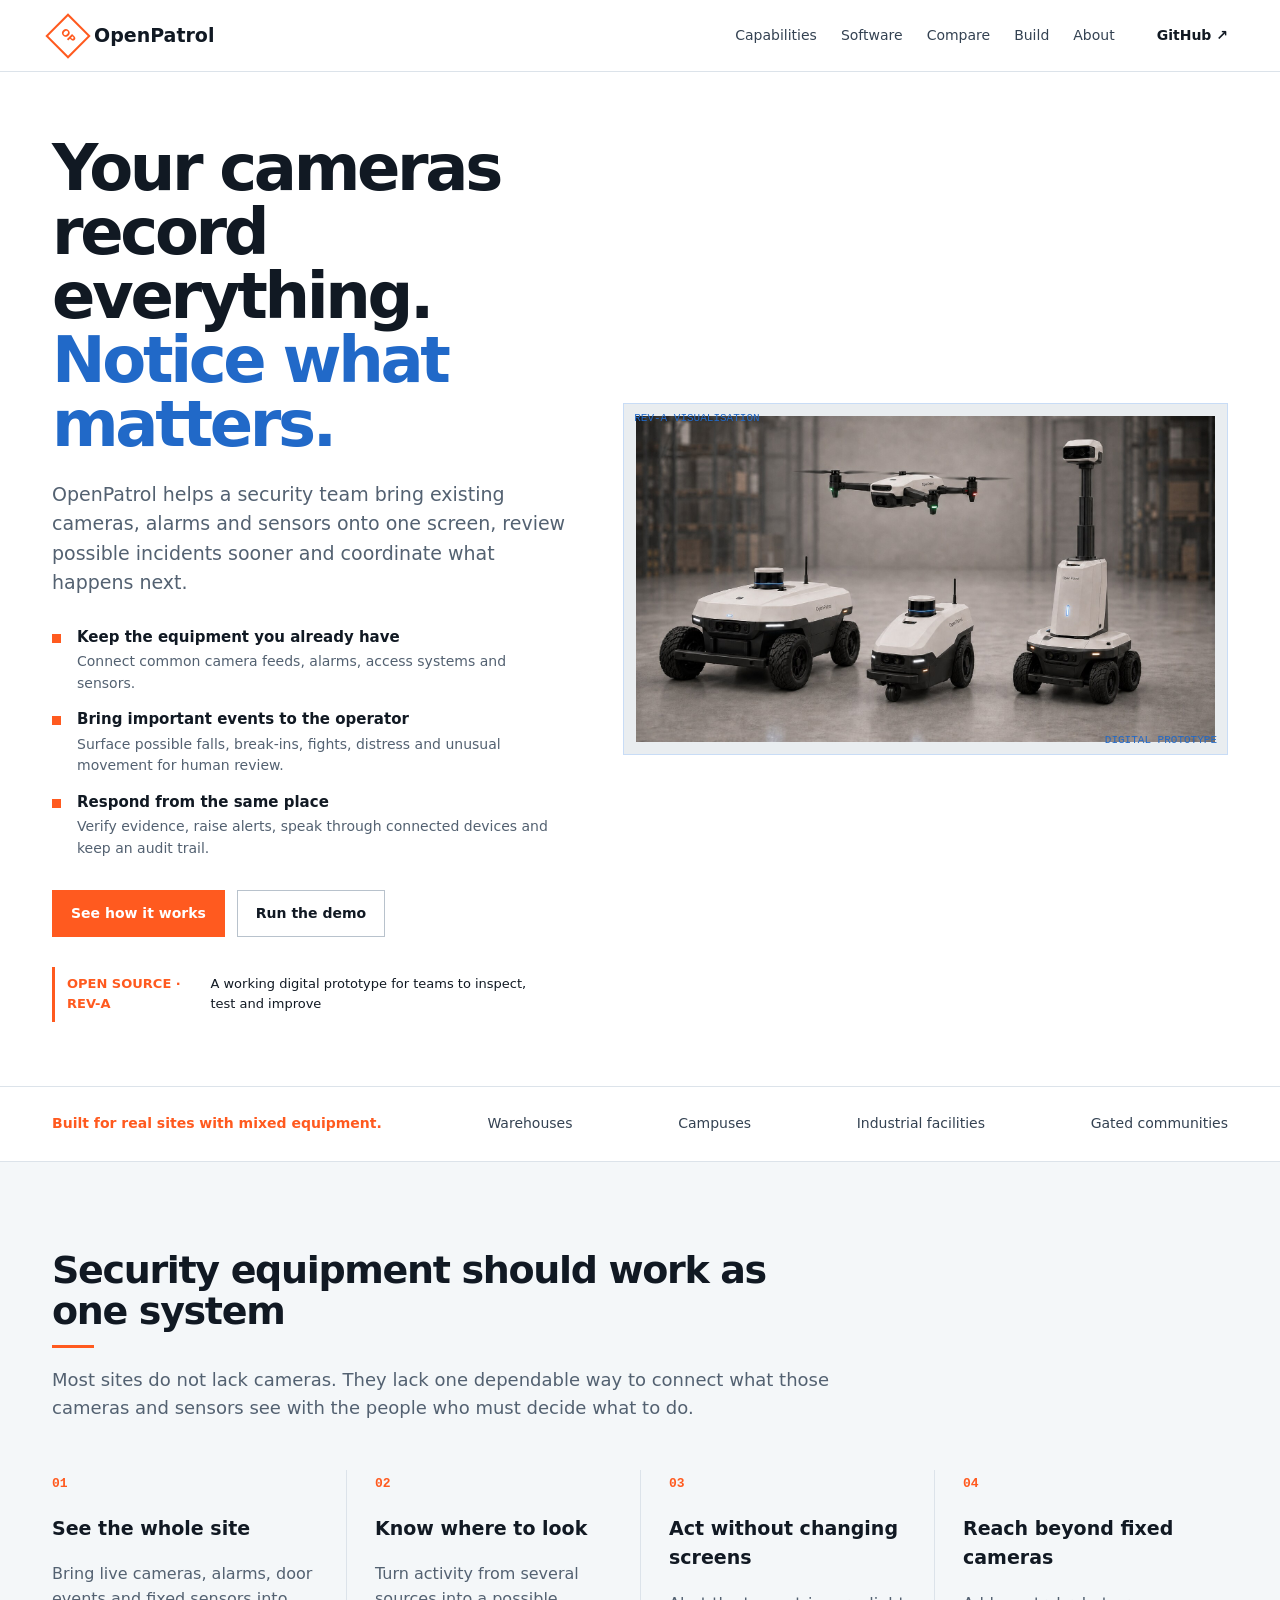
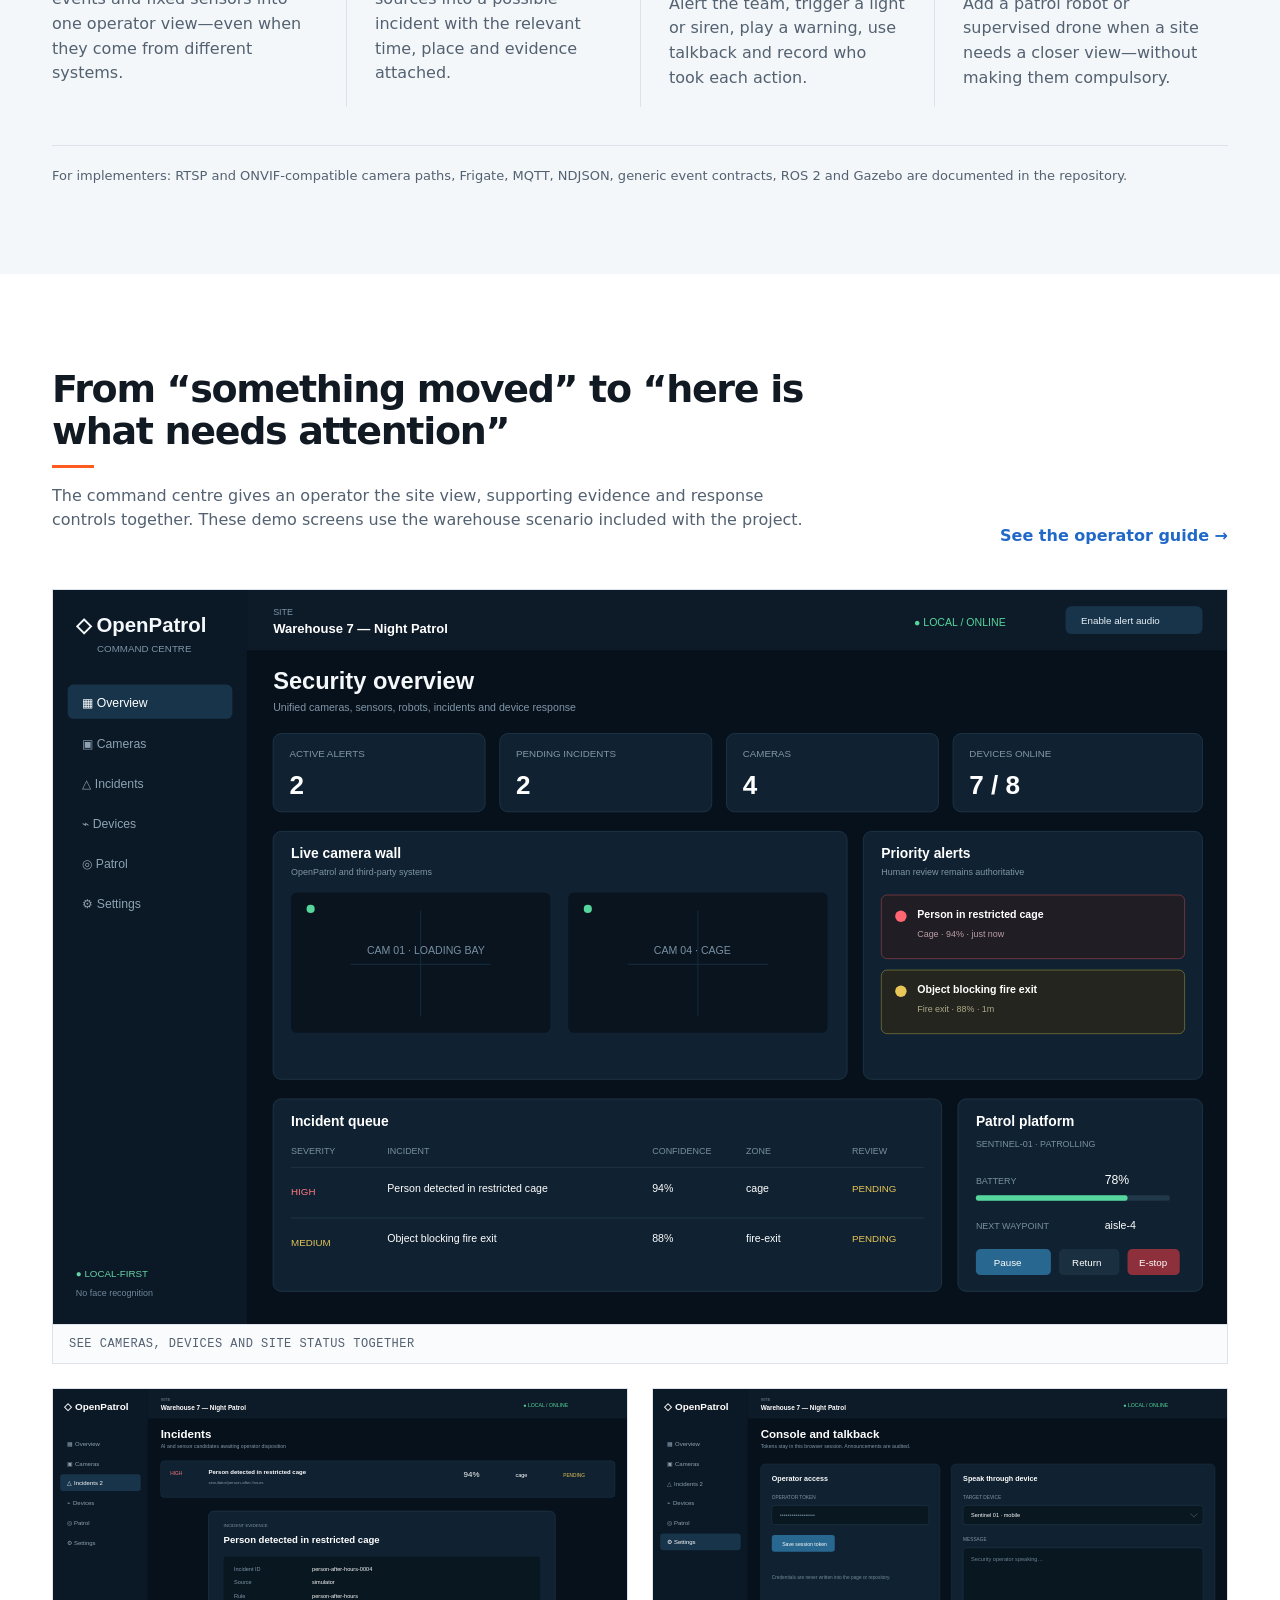
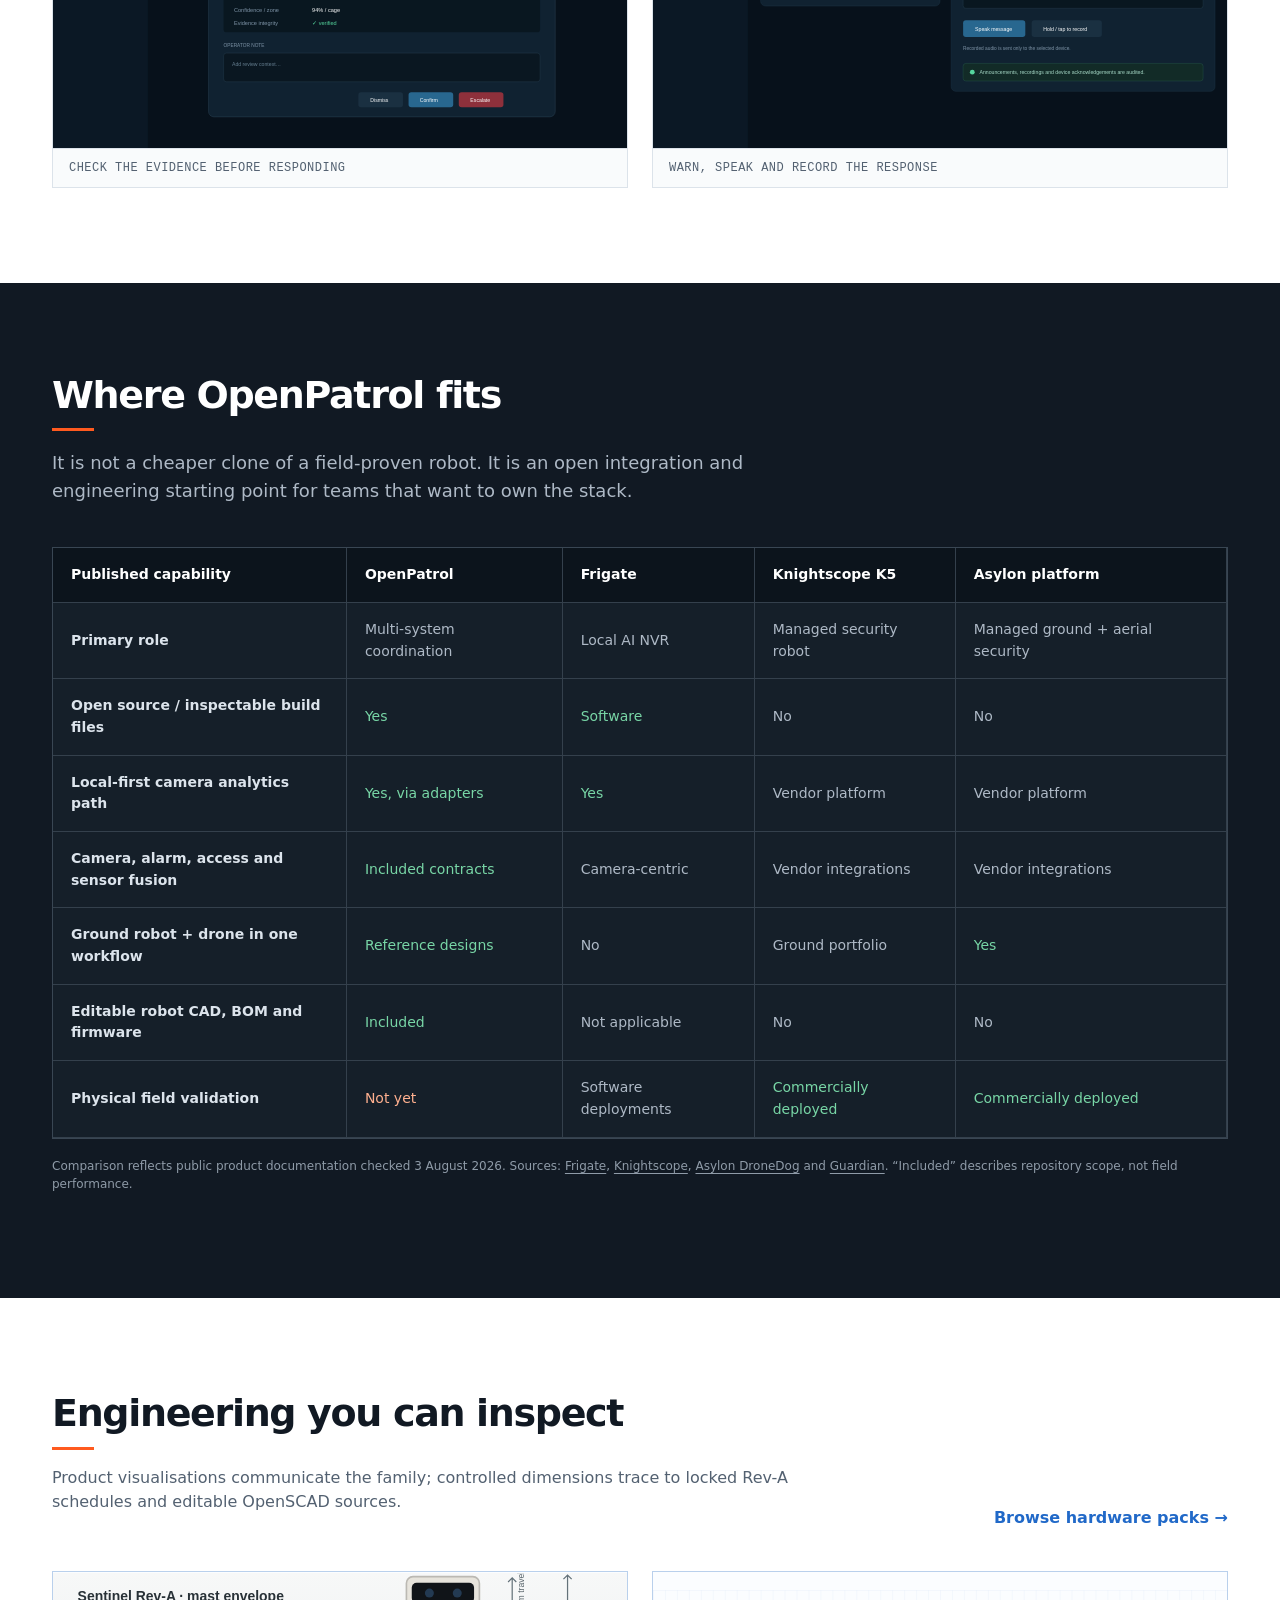
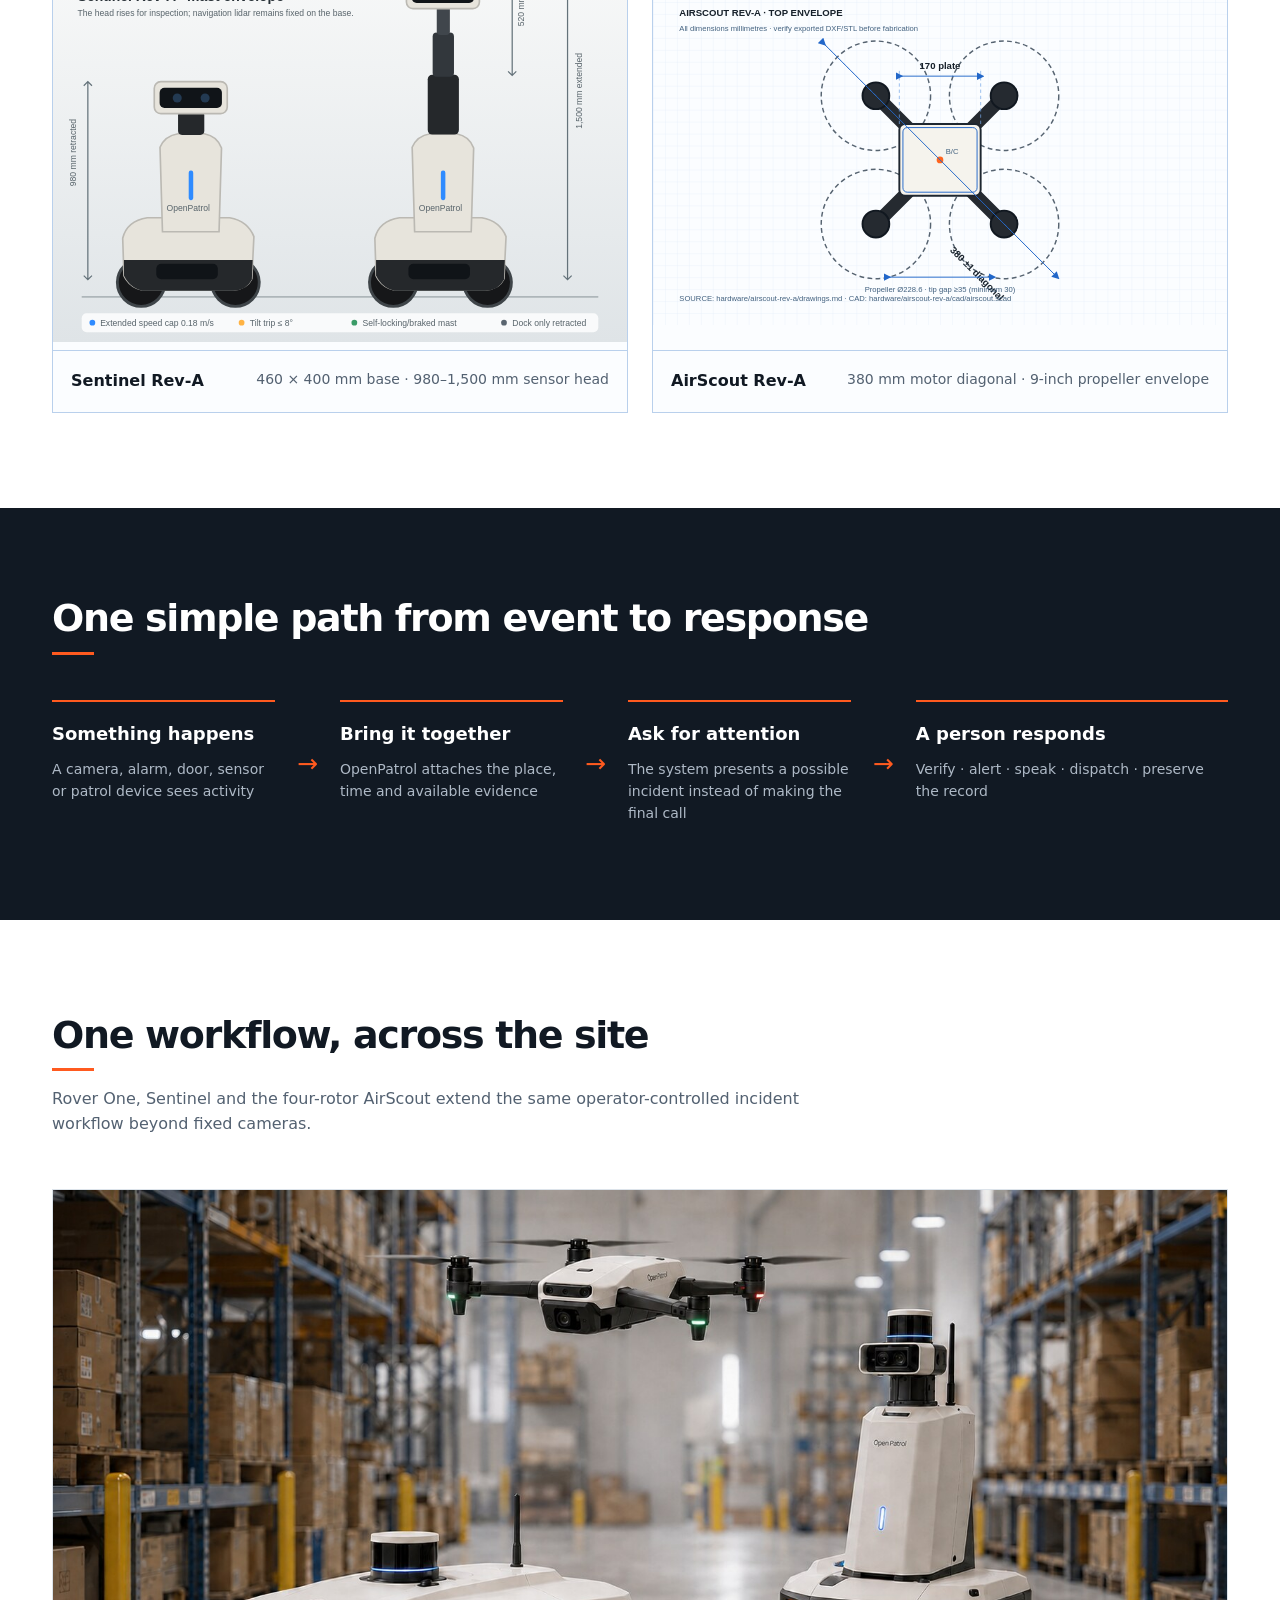
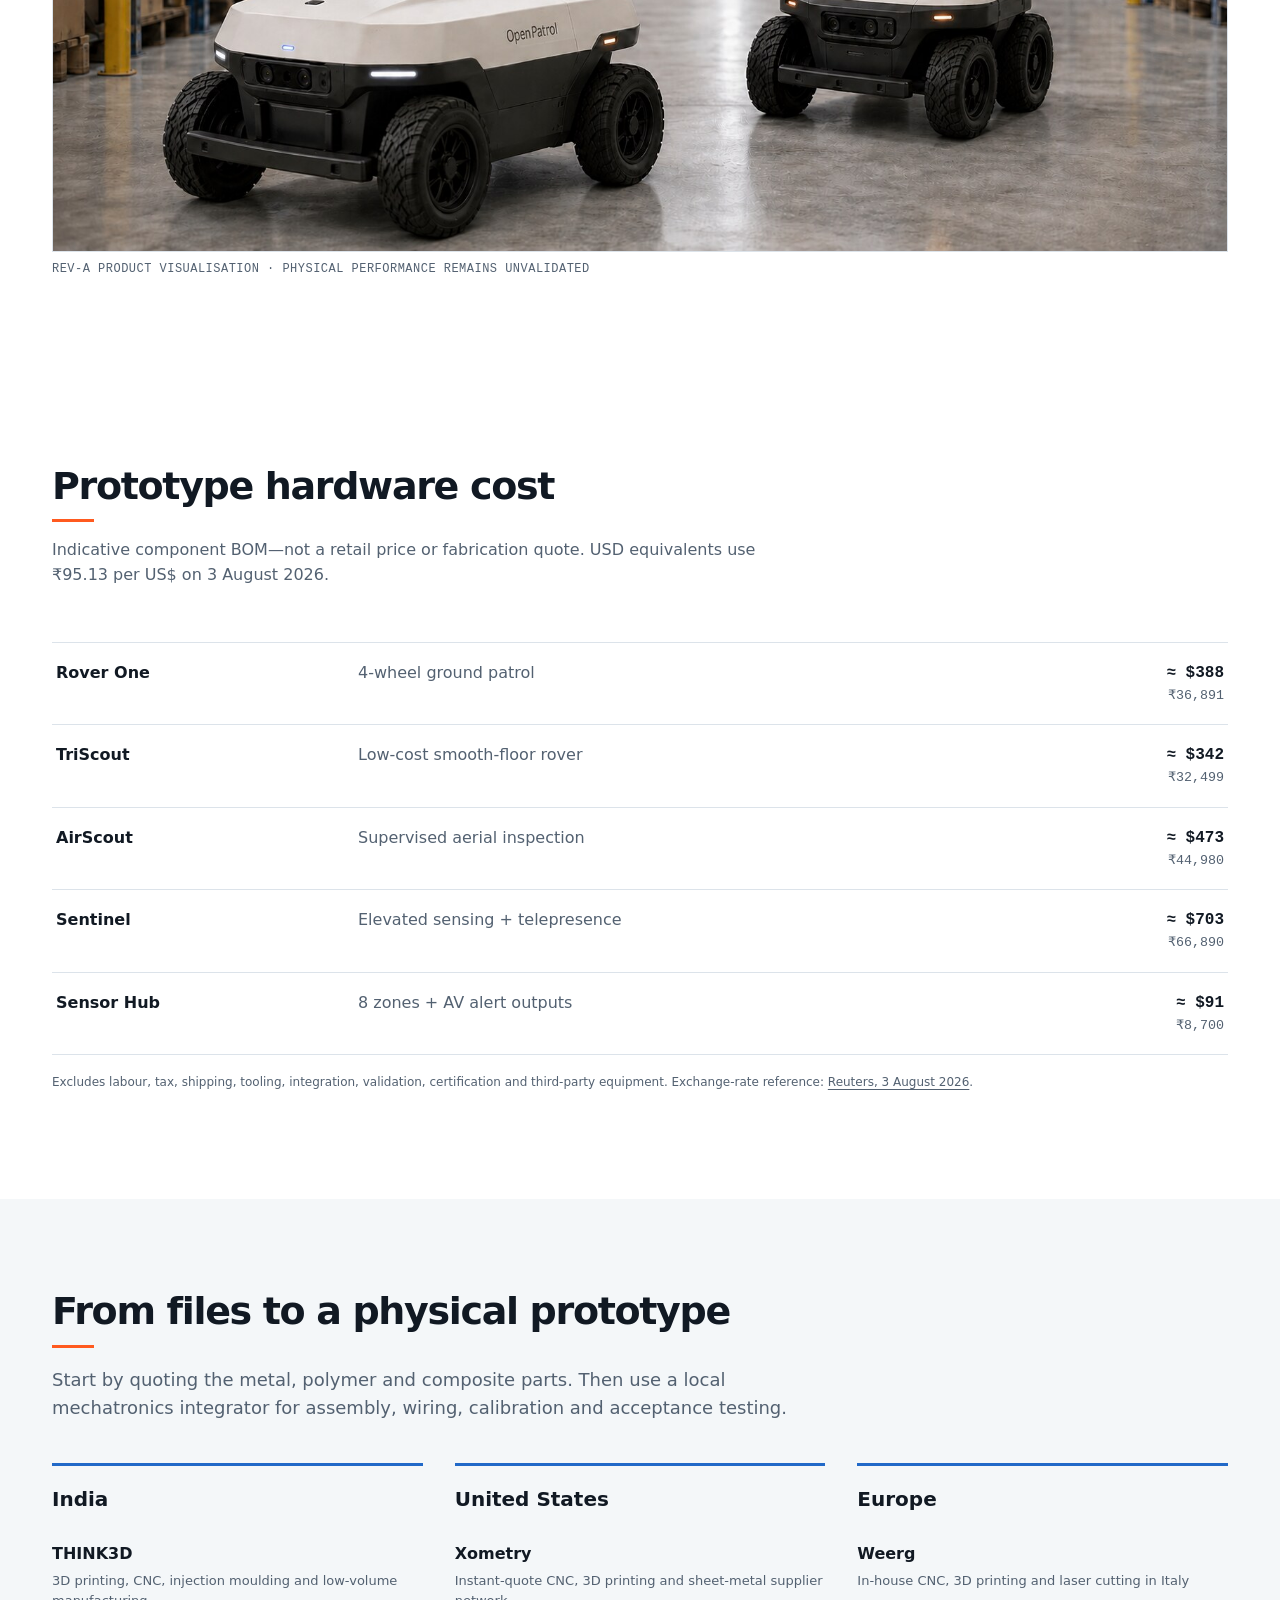
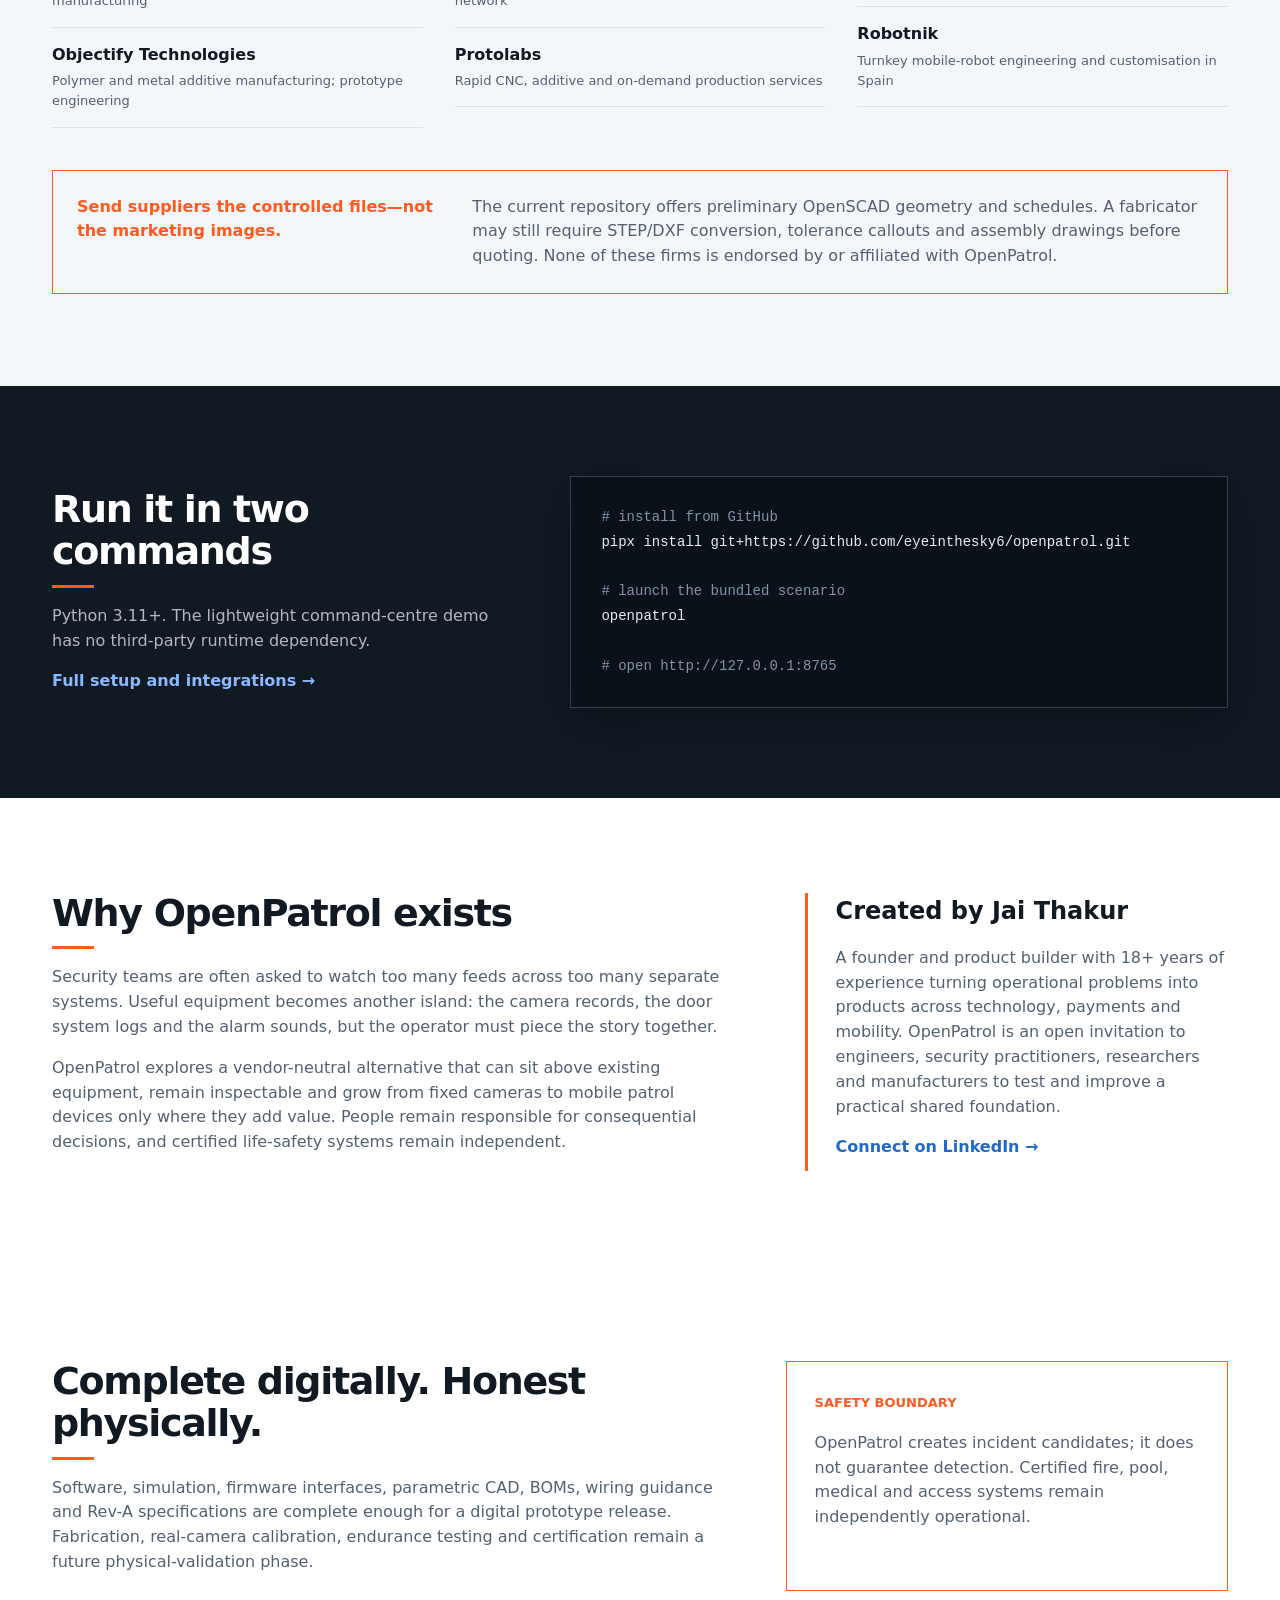
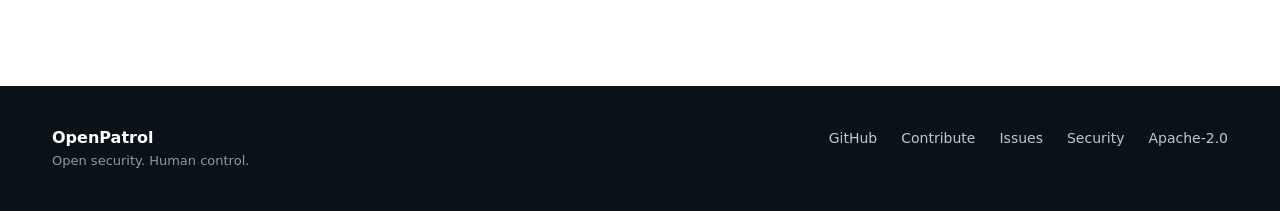
<file: site/index.html>
<!doctype html>
<html lang="en">
<head>
  <meta charset="utf-8">
  <meta name="viewport" content="width=device-width,initial-scale=1">
  <meta name="theme-color" content="#111923">
  <meta name="description" content="Use the cameras and security equipment you already have to spot possible incidents sooner, verify what happened and coordinate a response from one open-source command centre.">
  <meta name="keywords" content="open source security platform, security camera monitoring software, incident detection, physical security command center, existing CCTV integration, patrol robot, security drone, local video surveillance">
  <meta name="author" content="Jai Thakur">
  <link rel="canonical" href="https://eyeinthesky6.github.io/openpatrol/">
  <meta property="og:type" content="website">
  <meta property="og:url" content="https://eyeinthesky6.github.io/openpatrol/">
  <meta property="og:title" content="OpenPatrol — Make your existing security systems work together">
  <meta property="og:description" content="Spot possible incidents sooner, verify what happened and coordinate a response from one open-source command centre.">
  <meta property="og:image" content="https://eyeinthesky6.github.io/openpatrol/assets/openpatrol-family-hero.jpg">
  <meta name="twitter:card" content="summary_large_image">
  <meta name="twitter:title" content="OpenPatrol — One open command centre for site security">
  <meta name="twitter:description" content="Connect existing cameras, alarms and sensors. Review possible incidents and respond from one operator screen.">
  <meta name="twitter:image" content="https://eyeinthesky6.github.io/openpatrol/assets/openpatrol-family-hero.jpg">
  <title>OpenPatrol | Open-source security monitoring and incident response</title>
  <link rel="stylesheet" href="styles.css">
  <script type="application/ld+json">
  {"@context":"https://schema.org","@type":"SoftwareSourceCode","name":"OpenPatrol","description":"An open-source security platform that connects existing cameras, alarms and sensors so operators can review possible incidents and coordinate a response from one command centre.","codeRepository":"https://github.com/eyeinthesky6/openpatrol","url":"https://eyeinthesky6.github.io/openpatrol/","license":"https://www.apache.org/licenses/LICENSE-2.0","programmingLanguage":["Python","JavaScript","OpenSCAD"],"author":{"@type":"Person","name":"Jai Thakur","url":"https://www.linkedin.com/in/jaithakur/"},"applicationCategory":"SecurityApplication","operatingSystem":"Linux, macOS, Windows via Python 3.11+"}
  </script>
</head>
<body>
  <header class="nav"><a class="brand" href="#top"><span class="mark">OP</span>OpenPatrol</a><nav><a href="#capabilities">Capabilities</a><a href="#command-centre">Software</a><a href="#compare">Compare</a><a href="#engineering">Build</a><a href="#about">About</a></nav><a class="nav-github" href="https://github.com/eyeinthesky6/openpatrol">GitHub ↗</a></header>
  <main id="top">
    <section class="hero wrap">
      <div class="hero-copy"><h1>Your cameras record everything. <span>Notice what matters.</span></h1><p>OpenPatrol helps a security team bring existing cameras, alarms and sensors onto one screen, review possible incidents sooner and coordinate what happens next.</p><ul class="hero-points"><li><strong>Keep the equipment you already have</strong><span>Connect common camera feeds, alarms, access systems and sensors.</span></li><li><strong>Bring important events to the operator</strong><span>Surface possible falls, break-ins, fights, distress and unusual movement for human review.</span></li><li><strong>Respond from the same place</strong><span>Verify evidence, raise alerts, speak through connected devices and keep an audit trail.</span></li></ul><div class="actions"><a class="button primary" href="#command-centre">See how it works</a><a class="button" href="#start">Run the demo</a></div><div class="status"><strong>Open source · Rev-A</strong><span>A working digital prototype for teams to inspect, test and improve</span></div></div>
      <div class="hero-visual product-hero"><img src="assets/openpatrol-family-hero.jpg" alt="OpenPatrol Rover One, TriScout, four-rotor AirScout and Sentinel Rev-A product family"><span class="measure m1">REV-A VISUALISATION</span><span class="measure m2">DIGITAL PROTOTYPE</span></div>
    </section>

    <section class="value-strip"><div class="wrap"><strong>Built for real sites with mixed equipment.</strong><span>Warehouses</span><span>Campuses</span><span>Industrial facilities</span><span>Gated communities</span></div></section>

    <section id="capabilities" class="band"><div class="wrap"><div class="section-intro"><h2>Security equipment should work as one system</h2><p>Most sites do not lack cameras. They lack one dependable way to connect what those cameras and sensors see with the people who must decide what to do.</p></div><div class="capabilities"><article><b>01</b><h3>See the whole site</h3><p>Bring live cameras, alarms, door events and fixed sensors into one operator view—even when they come from different systems.</p></article><article><b>02</b><h3>Know where to look</h3><p>Turn activity from several sources into a possible incident with the relevant time, place and evidence attached.</p></article><article><b>03</b><h3>Act without changing screens</h3><p>Alert the team, trigger a light or siren, play a warning, use talkback and record who took each action.</p></article><article><b>04</b><h3>Reach beyond fixed cameras</h3><p>Add a patrol robot or supervised drone when a site needs a closer view—without making them compulsory.</p></article></div><p class="technical-proof">For implementers: RTSP and ONVIF-compatible camera paths, Frigate, MQTT, NDJSON, generic event contracts, ROS 2 and Gazebo are documented in the repository.</p></div></section>

    <section id="command-centre" class="wrap software"><div class="section-head"><div><h2>From “something moved” to “here is what needs attention”</h2><p>The command centre gives an operator the site view, supporting evidence and response controls together. These demo screens use the warehouse scenario included with the project.</p></div><a href="https://github.com/eyeinthesky6/openpatrol/blob/main/docs/command-centre.md">See the operator guide →</a></div><div class="screens"><figure class="screen-main"><img src="assets/command-centre-overview.svg" alt="OpenPatrol command centre showing cameras, devices and site status"><figcaption>See cameras, devices and site status together</figcaption></figure><figure><img src="assets/command-centre-incident-review.svg" alt="OpenPatrol screen for reviewing evidence attached to a possible incident"><figcaption>Check the evidence before responding</figcaption></figure><figure><img src="assets/command-centre-talkback.svg" alt="OpenPatrol controls for announcements and operator talkback"><figcaption>Warn, speak and record the response</figcaption></figure></div></section>

    <section id="compare" class="compare"><div class="wrap"><div class="section-intro"><h2>Where OpenPatrol fits</h2><p>It is not a cheaper clone of a field-proven robot. It is an open integration and engineering starting point for teams that want to own the stack.</p></div><div class="table-scroll"><table><thead><tr><th>Published capability</th><th>OpenPatrol</th><th>Frigate</th><th>Knightscope K5</th><th>Asylon platform</th></tr></thead><tbody><tr><th>Primary role</th><td>Multi-system coordination</td><td>Local AI NVR</td><td>Managed security robot</td><td>Managed ground + aerial security</td></tr><tr><th>Open source / inspectable build files</th><td class="yes">Yes</td><td class="yes">Software</td><td>No</td><td>No</td></tr><tr><th>Local-first camera analytics path</th><td class="yes">Yes, via adapters</td><td class="yes">Yes</td><td>Vendor platform</td><td>Vendor platform</td></tr><tr><th>Camera, alarm, access and sensor fusion</th><td class="yes">Included contracts</td><td>Camera-centric</td><td>Vendor integrations</td><td>Vendor integrations</td></tr><tr><th>Ground robot + drone in one workflow</th><td class="yes">Reference designs</td><td>No</td><td>Ground portfolio</td><td class="yes">Yes</td></tr><tr><th>Editable robot CAD, BOM and firmware</th><td class="yes">Included</td><td>Not applicable</td><td>No</td><td>No</td></tr><tr><th>Physical field validation</th><td class="warn">Not yet</td><td>Software deployments</td><td class="yes">Commercially deployed</td><td class="yes">Commercially deployed</td></tr></tbody></table></div><p class="source-note">Comparison reflects public product documentation checked 3 August 2026. Sources: <a href="https://frigate.video/">Frigate</a>, <a href="https://knightscope.com/the-force">Knightscope</a>, <a href="https://asylonrobotics.com/solutions/dronedog/">Asylon DroneDog</a> and <a href="https://asylonrobotics.com/solutions/guardiandrone/">Guardian</a>. “Included” describes repository scope, not field performance.</p></div></section>

    <section id="engineering" class="wrap engineering"><div class="section-head"><div><h2>Engineering you can inspect</h2><p>Product visualisations communicate the family; controlled dimensions trace to locked Rev-A schedules and editable OpenSCAD sources.</p></div><a href="https://github.com/eyeinthesky6/openpatrol/tree/main/hardware">Browse hardware packs →</a></div><div class="drawings"><figure><img src="assets/sentinel-mast-envelope.svg" alt="Sentinel Rev-A mast dimensional envelope"><figcaption><strong>Sentinel Rev-A</strong><span>460 × 400 mm base · 980–1,500 mm sensor head</span></figcaption></figure><figure><img src="assets/airscout-envelope.svg" alt="AirScout Rev-A dimensional envelope"><figcaption><strong>AirScout Rev-A</strong><span>380 mm motor diagonal · 9-inch propeller envelope</span></figcaption></figure></div></section>

    <section class="architecture"><div class="wrap"><h2>One simple path from event to response</h2><div class="flow"><div><strong>Something happens</strong><span>A camera, alarm, door, sensor or patrol device sees activity</span></div><i>→</i><div><strong>Bring it together</strong><span>OpenPatrol attaches the place, time and available evidence</span></div><i>→</i><div><strong>Ask for attention</strong><span>The system presents a possible incident instead of making the final call</span></div><i>→</i><div><strong>A person responds</strong><span>Verify · alert · speak · dispatch · preserve the record</span></div></div></div></section>

    <section class="wrap operations"><div class="section-head"><div><h2>One workflow, across the site</h2><p>Rover One, Sentinel and the four-rotor AirScout extend the same operator-controlled incident workflow beyond fixed cameras.</p></div></div><figure><img src="assets/openpatrol-warehouse-operation.jpg" alt="OpenPatrol Rover One, Sentinel and four-rotor AirScout operating in a warehouse"><figcaption>Rev-A product visualisation · physical performance remains unvalidated</figcaption></figure></section>

    <section class="wrap platforms"><div class="section-head"><div><h2>Prototype hardware cost</h2><p>Indicative component BOM—not a retail price or fabrication quote. USD equivalents use ₹95.13 per US$ on 3 August 2026.</p></div></div><div class="platform-list"><div><strong>Rover One</strong><span>4-wheel ground patrol</span><em>≈ $388 <small>₹36,891</small></em></div><div><strong>TriScout</strong><span>Low-cost smooth-floor rover</span><em>≈ $342 <small>₹32,499</small></em></div><div><strong>AirScout</strong><span>Supervised aerial inspection</span><em>≈ $473 <small>₹44,980</small></em></div><div><strong>Sentinel</strong><span>Elevated sensing + telepresence</span><em>≈ $703 <small>₹66,890</small></em></div><div><strong>Sensor Hub</strong><span>8 zones + AV alert outputs</span><em>≈ $91 <small>₹8,700</small></em></div></div><p class="source-note">Excludes labour, tax, shipping, tooling, integration, validation, certification and third-party equipment. Exchange-rate reference: <a href="https://www.reuters.com/world/india/oil-retreat-provide-rbis-rupee-support-efforts-an-extra-boost-2026-08-03/">Reuters, 3 August 2026</a>.</p></section>

    <section id="manufacture" class="manufacture"><div class="wrap"><div class="section-intro"><h2>From files to a physical prototype</h2><p>Start by quoting the metal, polymer and composite parts. Then use a local mechatronics integrator for assembly, wiring, calibration and acceptance testing.</p></div><div class="supplier-regions"><article><h3>India</h3><a href="https://www.think3d.in/"><strong>THINK3D</strong><span>3D printing, CNC, injection moulding and low-volume manufacturing</span></a><a href="https://objectify.co.in/"><strong>Objectify Technologies</strong><span>Polymer and metal additive manufacturing; prototype engineering</span></a></article><article><h3>United States</h3><a href="https://www.xometry.com/"><strong>Xometry</strong><span>Instant-quote CNC, 3D printing and sheet-metal supplier network</span></a><a href="https://www.protolabs.com/"><strong>Protolabs</strong><span>Rapid CNC, additive and on-demand production services</span></a></article><article><h3>Europe</h3><a href="https://www.weerg.com/"><strong>Weerg</strong><span>In-house CNC, 3D printing and laser cutting in Italy</span></a><a href="https://robotnik.eu/"><strong>Robotnik</strong><span>Turnkey mobile-robot engineering and customisation in Spain</span></a></article></div><div class="manufacture-note"><strong>Send suppliers the controlled files—not the marketing images.</strong><span>The current repository offers preliminary OpenSCAD geometry and schedules. A fabricator may still require STEP/DXF conversion, tolerance callouts and assembly drawings before quoting. None of these firms is endorsed by or affiliated with OpenPatrol.</span></div></div></section>

    <section id="start" class="start"><div class="wrap start-grid"><div><h2>Run it in two commands</h2><p>Python 3.11+. The lightweight command-centre demo has no third-party runtime dependency.</p><a href="https://github.com/eyeinthesky6/openpatrol/blob/main/docs/setup-guide.md">Full setup and integrations →</a></div><pre><code><span># install from GitHub</span>
pipx install git+https://github.com/eyeinthesky6/openpatrol.git

<span># launch the bundled scenario</span>
openpatrol

<span># open http://127.0.0.1:8765</span></code></pre></div></section>

    <section id="about" class="wrap about"><div><h2>Why OpenPatrol exists</h2><p>Security teams are often asked to watch too many feeds across too many separate systems. Useful equipment becomes another island: the camera records, the door system logs and the alarm sounds, but the operator must piece the story together.</p><p>OpenPatrol explores a vendor-neutral alternative that can sit above existing equipment, remain inspectable and grow from fixed cameras to mobile patrol devices only where they add value. People remain responsible for consequential decisions, and certified life-safety systems remain independent.</p></div><aside><h3>Created by Jai Thakur</h3><p>A founder and product builder with 18+ years of experience turning operational problems into products across technology, payments and mobility. OpenPatrol is an open invitation to engineers, security practitioners, researchers and manufacturers to test and improve a practical shared foundation.</p><a href="https://www.linkedin.com/in/jaithakur/">Connect on LinkedIn →</a></aside></section>

    <section class="wrap boundary"><div><h2>Complete digitally. Honest physically.</h2><p>Software, simulation, firmware interfaces, parametric CAD, BOMs, wiring guidance and Rev-A specifications are complete enough for a digital prototype release. Fabrication, real-camera calibration, endurance testing and certification remain a future physical-validation phase.</p></div><div class="boundary-note"><strong>Safety boundary</strong><p>OpenPatrol creates incident candidates; it does not guarantee detection. Certified fire, pool, medical and access systems remain independently operational.</p></div></section>
  </main>
  <footer><div class="wrap"><div><strong>OpenPatrol</strong><span>Open security. Human control.</span></div><div><a href="https://github.com/eyeinthesky6/openpatrol">GitHub</a><a href="https://github.com/eyeinthesky6/openpatrol/blob/main/CONTRIBUTING.md">Contribute</a><a href="https://github.com/eyeinthesky6/openpatrol/issues">Issues</a><a href="https://github.com/eyeinthesky6/openpatrol/blob/main/SECURITY.md">Security</a><a href="https://github.com/eyeinthesky6/openpatrol/blob/main/LICENSE">Apache-2.0</a></div></div></footer>
</body>
</html>
</file>
<file: site/styles.css>
:root{--ink:#111923;--muted:#536171;--line:#dce3ea;--soft:#f4f7f9;--orange:#ff5a1f;--blue:#2169c8;--max:1240px}
*{box-sizing:border-box}html{scroll-behavior:smooth}body{margin:0;color:var(--ink);background:#fff;font:16px/1.55 Inter,ui-sans-serif,system-ui,-apple-system,BlinkMacSystemFont,"Segoe UI",sans-serif}a{color:inherit;text-decoration:none}.wrap{max-width:var(--max);margin:auto;padding-left:32px;padding-right:32px}
.nav{height:72px;border-bottom:1px solid var(--line);display:flex;align-items:center;padding:0 max(24px,calc((100vw - var(--max))/2 + 32px));gap:42px;position:sticky;top:0;background:rgba(255,255,255,.94);backdrop-filter:blur(12px);z-index:10}.brand{font-size:19px;font-weight:760;display:flex;align-items:center;gap:10px}.mark{width:32px;height:32px;display:grid;place-items:center;border:2px solid var(--orange);color:var(--orange);font-size:10px;transform:rotate(45deg)}nav{display:flex;gap:24px;margin-left:auto}nav a,.nav-github{font-size:14px;color:#344252}.nav-github{font-weight:700;color:var(--ink)}
.hero{min-height:720px;display:grid;grid-template-columns:.92fr 1.08fr;align-items:center;gap:56px;padding-top:64px;padding-bottom:64px}.hero h1{font-size:clamp(45px,5vw,70px);line-height:1;letter-spacing:-.052em;margin:0 0 24px}.hero h1 span{color:var(--blue)}.hero-copy>p{max-width:600px;color:var(--muted);font-size:19px}.hero-points{list-style:none;margin:28px 0 0;padding:0;display:grid;gap:14px}.hero-points li{position:relative;padding-left:25px}.hero-points li:before{content:"";position:absolute;left:0;top:8px;width:9px;height:9px;background:var(--orange)}.hero-points strong,.hero-points span{display:block}.hero-points strong{font-size:15px}.hero-points span{color:var(--muted);font-size:14px;margin-top:2px}.actions{display:flex;gap:12px;margin:30px 0}.button{border:1px solid #b8c2cc;padding:12px 18px;font-weight:700;font-size:14px}.button.primary{background:var(--orange);border-color:var(--orange);color:#fff}.button:hover,.section-head>a:hover,.start a:hover,.about a:hover{text-decoration:underline;text-underline-offset:4px}.status{border-left:3px solid var(--orange);padding:7px 12px;display:flex;gap:14px;font-size:13px}.status strong{color:var(--orange);text-transform:uppercase}.hero-visual{position:relative;background-image:linear-gradient(#dbe7f8 1px,transparent 1px),linear-gradient(90deg,#dbe7f8 1px,transparent 1px);background-size:28px 28px;padding:28px;border:1px solid #c8dcf6}.hero-visual img{width:100%;display:block}.measure{position:absolute;color:var(--blue);font:11px ui-monospace,monospace}.m1{top:8px;left:10px}.m2{right:10px;bottom:8px}.product-hero{padding:12px;background:#e9edf0}.product-hero img{aspect-ratio:16/9;object-fit:cover}
.value-strip{border-top:1px solid var(--line);border-bottom:1px solid var(--line)}.value-strip .wrap{min-height:74px;display:flex;align-items:center;justify-content:space-between;gap:24px;font-size:14px}.value-strip strong{color:var(--orange)}.value-strip span{color:#344252}.technical-proof{margin:38px 0 0;padding-top:20px;border-top:1px solid var(--line);color:var(--muted);font-size:13px}
.band{background:var(--soft);padding:88px 0}.section-intro{max-width:780px}.band h2,.section-head h2,.architecture h2,.platforms h2,.start h2,.boundary h2,.compare h2,.manufacture h2,.about h2{font-size:38px;letter-spacing:-.035em;line-height:1.1;margin:0 0 15px}.band h2:after,.section-head h2:after,.architecture h2:after,.platforms h2:after,.start h2:after,.boundary h2:after,.compare h2:after,.manufacture h2:after,.about h2:after{content:"";display:block;width:42px;border-bottom:3px solid var(--orange);padding-top:12px}.section-intro p,.capabilities p,.section-head p,.platforms p,.start p,.boundary p,.about p{color:var(--muted)}.section-intro p{font-size:18px}.capabilities{display:grid;grid-template-columns:repeat(4,1fr);margin-top:48px}.capabilities article{padding:0 28px;border-left:1px solid var(--line)}.capabilities article:first-child{padding-left:0;border:0}.capabilities b{font:700 13px ui-monospace,monospace;color:var(--orange)}.capabilities h3{font-size:19px}
.software,.engineering,.platforms,.boundary,.about{padding-top:95px;padding-bottom:95px}.section-head{display:flex;align-items:end;justify-content:space-between;gap:30px}.section-head>div{max-width:760px}.section-head>a{color:var(--blue);font-weight:700}.screens{display:grid;grid-template-columns:1fr 1fr;gap:24px;margin-top:40px}.screens figure{margin:0;border:1px solid var(--line);background:#f9fbfc}.screens .screen-main{grid-column:1/-1}.screens img{display:block;width:100%;height:auto}.screens figcaption{padding:12px 16px;color:var(--muted);font:12px ui-monospace,monospace;text-transform:uppercase;letter-spacing:.04em;border-top:1px solid var(--line)}
.compare{background:#111923;color:#fff;padding:92px 0}.compare .section-intro p{color:#aeb9c6}.table-scroll{overflow-x:auto;margin-top:42px;border:1px solid #394653}.compare table{width:100%;min-width:860px;border-collapse:collapse;background:#151f29}.compare th,.compare td{padding:16px 18px;border-bottom:1px solid #34404c;border-right:1px solid #34404c;text-align:left;font-size:14px}.compare thead th{background:#0c141c;color:#fff}.compare tbody th{width:25%;color:#dce4ec}.compare td{color:#aeb9c6}.compare .yes{color:#78d6a6}.compare .warn{color:#ffb08f}.source-note{font-size:12px;color:var(--muted);margin-top:18px}.compare .source-note{color:#8f9ba8}.source-note a{text-decoration:underline;text-underline-offset:3px}
.drawings{display:grid;grid-template-columns:1fr 1fr;gap:24px;margin-top:40px}.drawings figure{margin:0;border:1px solid #b9d0ec;background:#fbfdff}.drawings img{width:100%;height:370px;object-fit:contain}.drawings figcaption{border-top:1px solid #b9d0ec;padding:18px;display:flex;justify-content:space-between}.drawings figcaption span{color:var(--muted);font-size:14px}
.architecture{padding:90px 0;background:#111923;color:#fff}.flow{display:grid;grid-template-columns:1fr auto 1fr auto 1fr auto 1.4fr;align-items:center;gap:22px;margin-top:45px}.flow div{min-height:130px;border-top:2px solid var(--orange);padding-top:18px}.flow strong{display:block;font-size:18px;margin-bottom:12px}.flow span{display:block;color:#aeb9c6;font-size:14px}.flow i{font-style:normal;color:var(--orange);font-size:25px}
.operations{padding-top:95px;padding-bottom:95px}.operations figure{margin:36px 0 0}.operations img{display:block;width:100%;border:1px solid var(--line)}.operations figcaption{margin-top:10px;color:var(--muted);font:12px ui-monospace,monospace;text-transform:uppercase;letter-spacing:.04em}.platform-list{margin-top:38px;border-top:1px solid var(--line)}.platform-list>div{display:grid;grid-template-columns:1fr 2fr 1fr;gap:20px;padding:18px 4px;border-bottom:1px solid var(--line)}.platform-list span{color:var(--muted)}.platform-list em{text-align:right;font-style:normal;font-family:ui-monospace,monospace;font-weight:700}.platform-list small{display:block;color:var(--muted);font-weight:400}
.manufacture{background:var(--soft);padding:92px 0}.supplier-regions{display:grid;grid-template-columns:repeat(3,1fr);gap:32px;margin-top:42px}.supplier-regions article{border-top:3px solid var(--blue);padding-top:18px}.supplier-regions h3{font-size:20px;margin:0 0 12px}.supplier-regions a{display:block;padding:15px 0;border-bottom:1px solid var(--line)}.supplier-regions a:hover strong{color:var(--blue)}.supplier-regions strong,.supplier-regions span{display:block}.supplier-regions span{font-size:13px;color:var(--muted);margin-top:4px}.manufacture-note{display:grid;grid-template-columns:1fr 2fr;gap:30px;margin-top:42px;border:1px solid var(--orange);padding:24px}.manufacture-note strong{color:var(--orange)}.manufacture-note span{color:var(--muted)}
.start{padding:90px 0;background:#111923;color:#fff}.start-grid{display:grid;grid-template-columns:.8fr 1.2fr;gap:80px;align-items:center}.start p{color:#aeb9c6}.start a{color:#88baff;font-weight:700}pre{margin:0;background:#0b1118;color:#e7edf3;padding:28px 30px;overflow:auto;border:1px solid #34404c;box-shadow:0 15px 45px #0004}code{font:14px/1.7 ui-monospace,SFMono-Regular,Consolas,monospace}code span{color:#7f94a8}
.about{display:grid;grid-template-columns:1.35fr .85fr;gap:80px}.about aside{border-left:3px solid var(--orange);padding-left:28px}.about aside h3{font-size:24px;margin:0 0 12px}.about a{color:var(--blue);font-weight:700}.boundary{display:grid;grid-template-columns:1.5fr 1fr;gap:70px}.boundary-note{border:1px solid var(--orange);padding:28px}.boundary-note strong{color:var(--orange);text-transform:uppercase;font-size:13px}
footer{background:#0b1118;color:#fff;padding:40px 0}footer .wrap{display:flex;justify-content:space-between}footer strong,footer span{display:block}footer span{color:#8c9aa8;font-size:13px}footer a{color:#bdc8d3;font-size:14px;margin-left:24px}
@media(max-width:1000px){nav{display:none}.hero,.start-grid,.boundary,.about{grid-template-columns:1fr}.hero{padding-top:50px}.capabilities{grid-template-columns:1fr 1fr;gap:38px}.capabilities article:nth-child(3){border-left:0;padding-left:0}.drawings{grid-template-columns:1fr}.flow{grid-template-columns:1fr}.flow i{transform:rotate(90deg);justify-self:center}.drawings figcaption{display:block}.drawings figcaption span{display:block;margin-top:5px}.supplier-regions{grid-template-columns:1fr}.manufacture-note{grid-template-columns:1fr}.about aside{border-left:0;border-top:3px solid var(--orange);padding:24px 0 0}.value-strip .wrap{display:grid;grid-template-columns:1fr 1fr;padding-top:20px;padding-bottom:20px}}
@media(max-width:600px){.wrap{padding-left:20px;padding-right:20px}.nav{padding:0 20px}.hero{min-height:auto}.hero h1{font-size:46px}.actions{flex-direction:column}.status{display:block}.status span{display:block;margin-top:4px}.capabilities{grid-template-columns:1fr}.capabilities article{border-left:0;padding:24px 0 0;border-top:1px solid var(--line)}.section-head{display:block}.screens{grid-template-columns:1fr}.screens .screen-main{grid-column:auto}.platform-list>div{grid-template-columns:1fr}.platform-list em{text-align:left}.drawings img{height:260px}.value-strip .wrap{grid-template-columns:1fr}.band h2,.section-head h2,.architecture h2,.platforms h2,.start h2,.boundary h2,.compare h2,.manufacture h2,.about h2{font-size:32px}footer .wrap{display:block}footer .wrap>div:last-child{margin-top:24px}footer a{display:block;margin:8px 0}}
</file>
